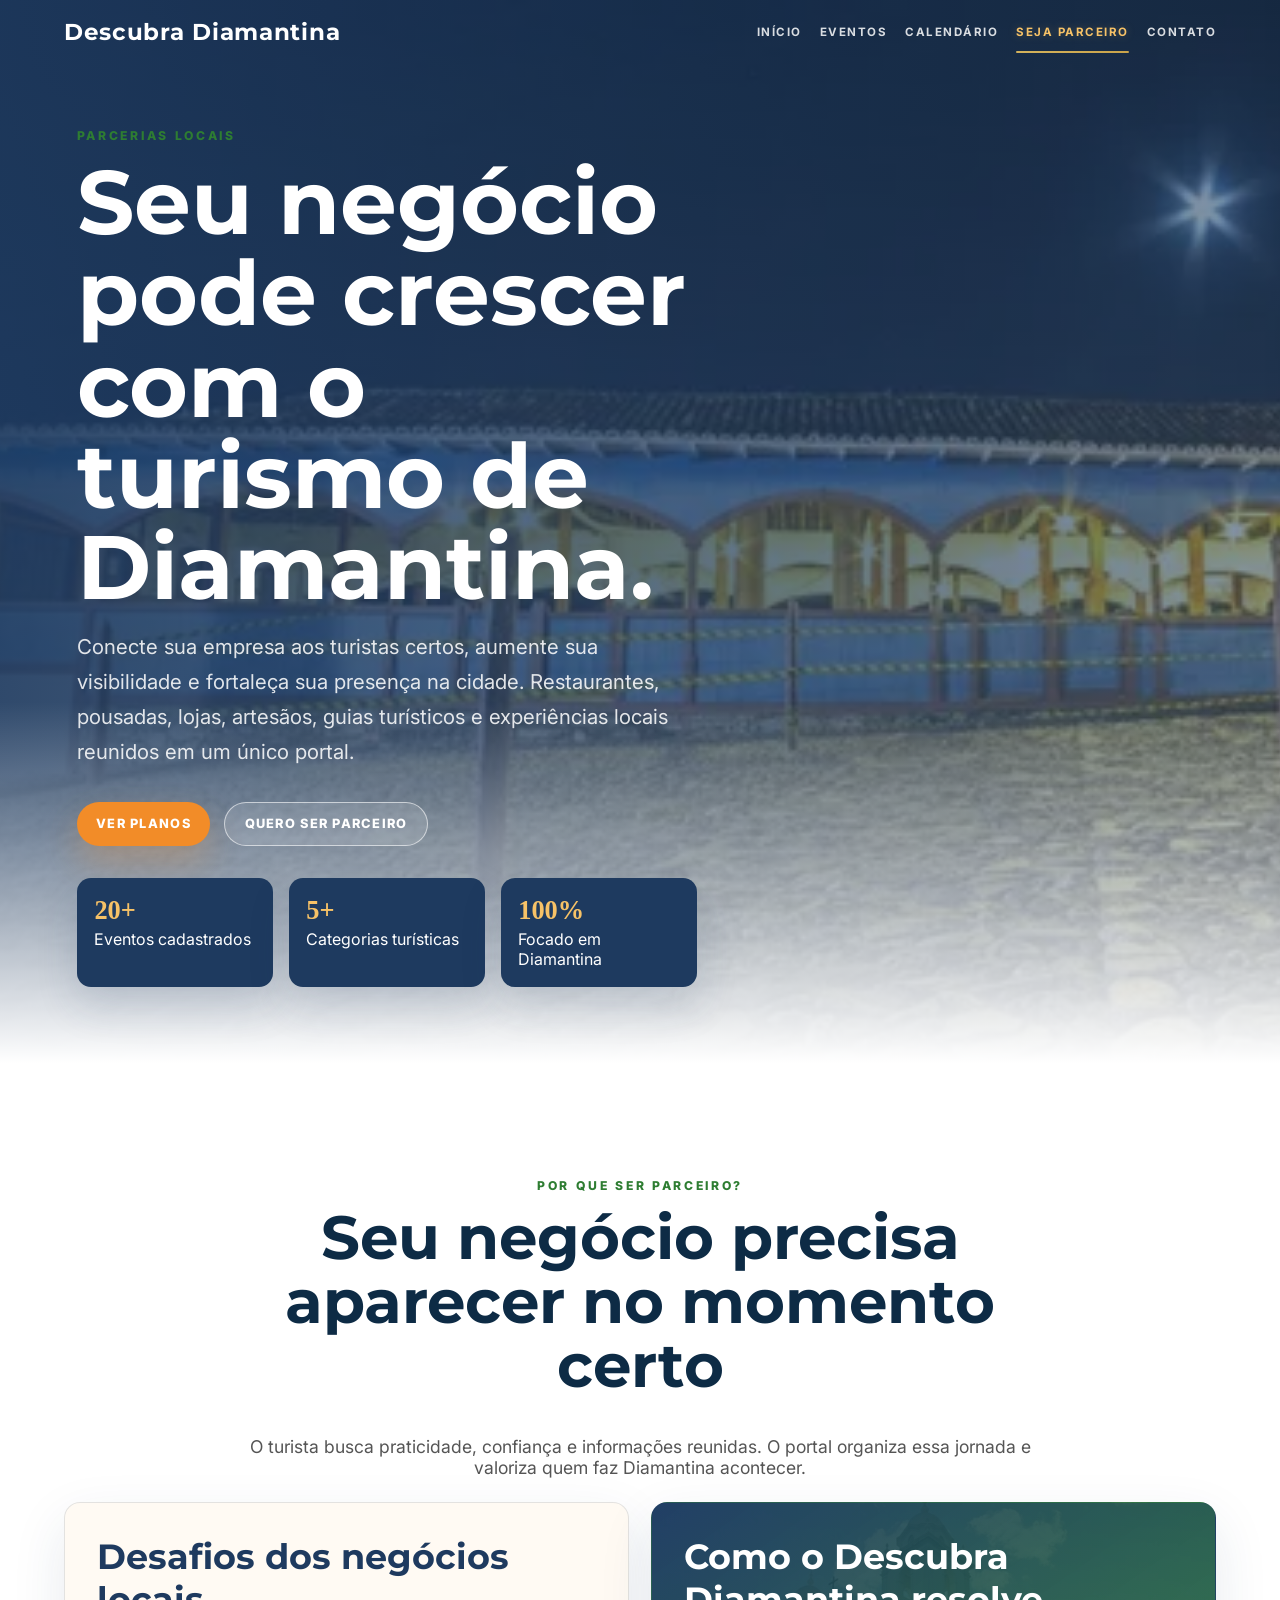
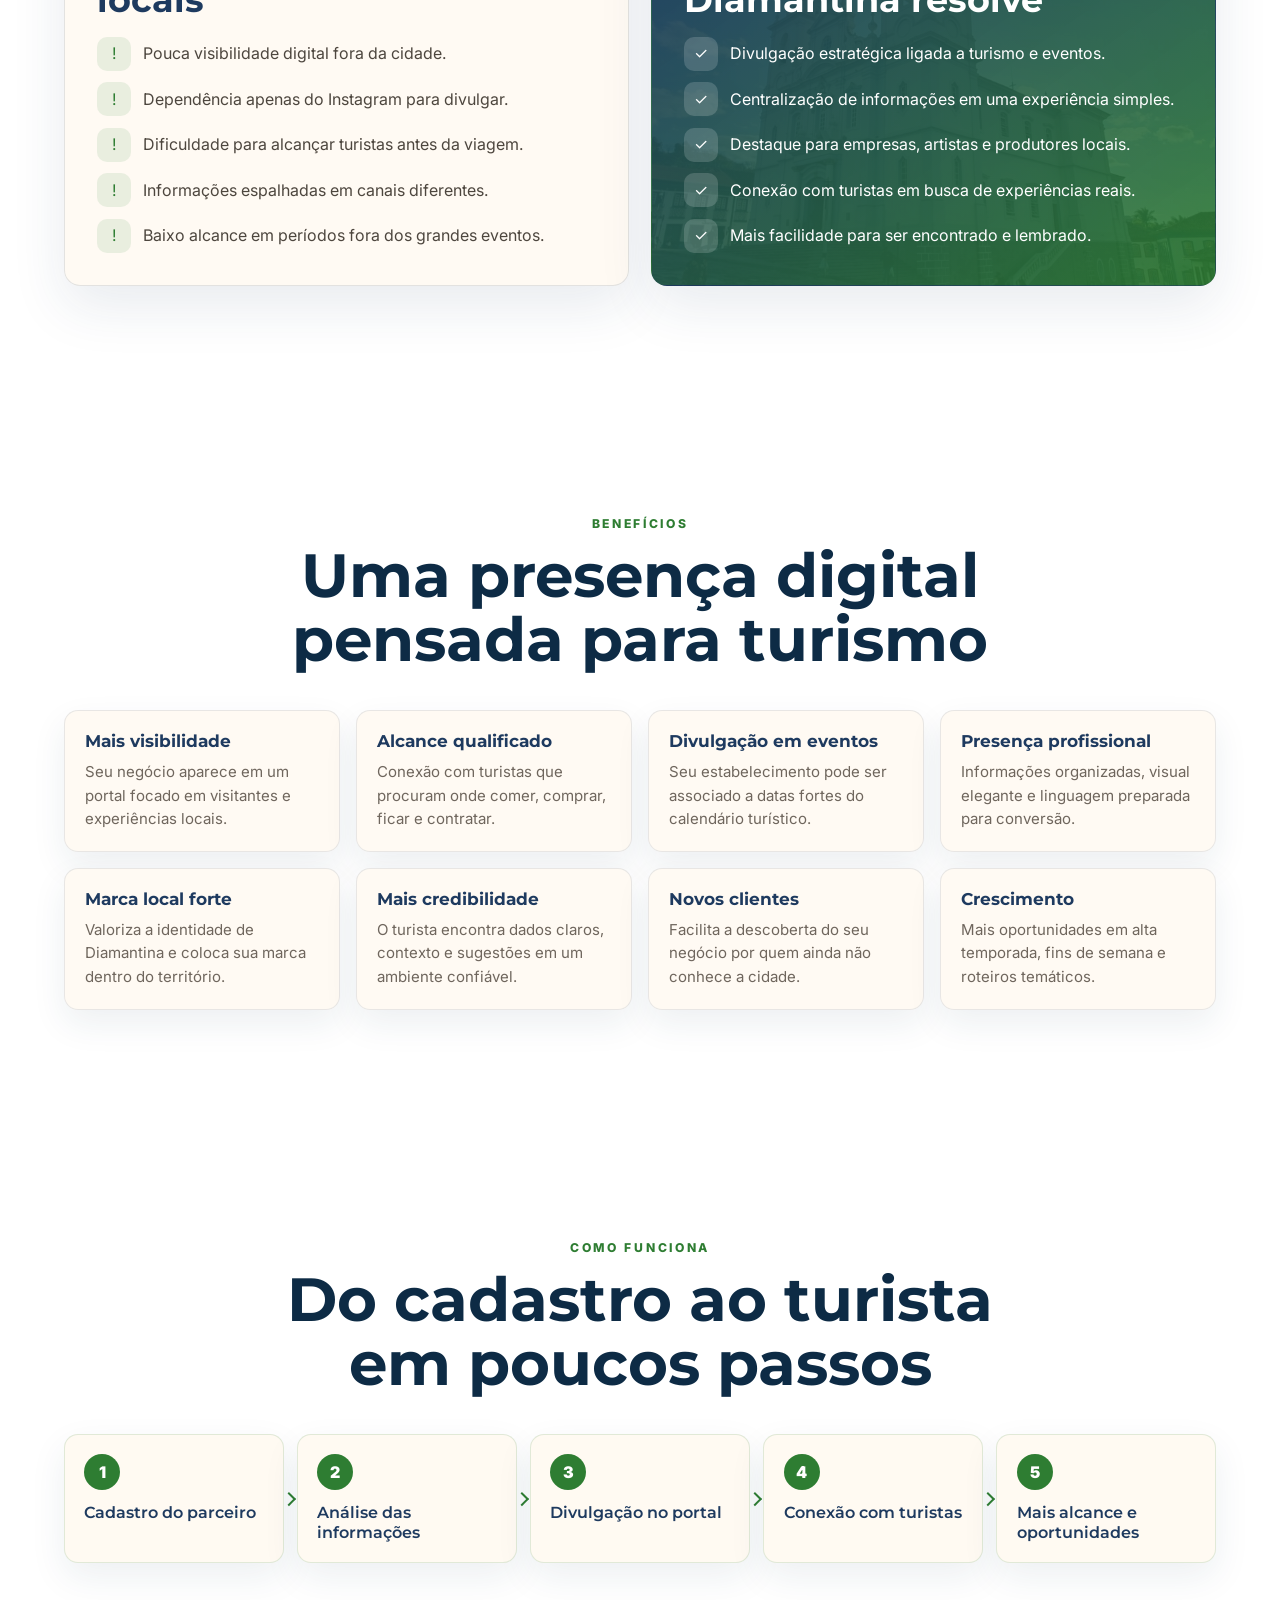
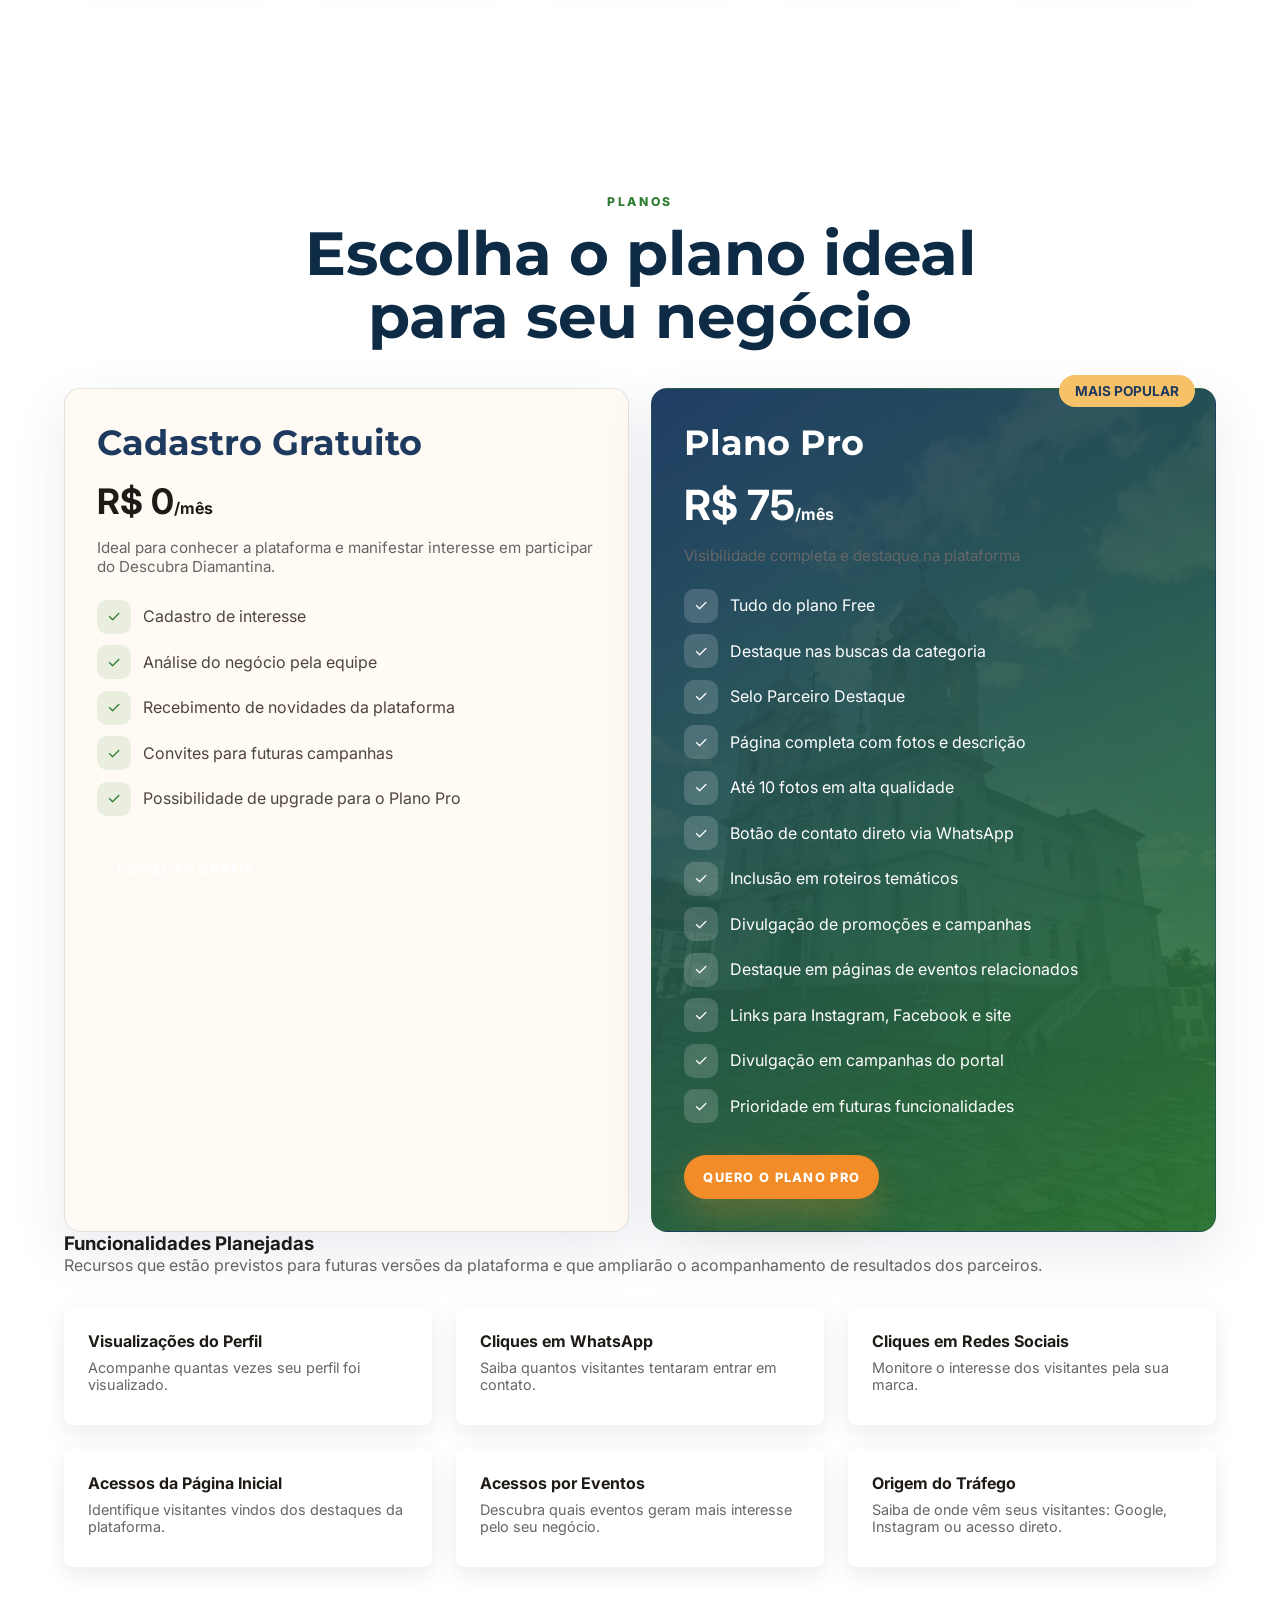
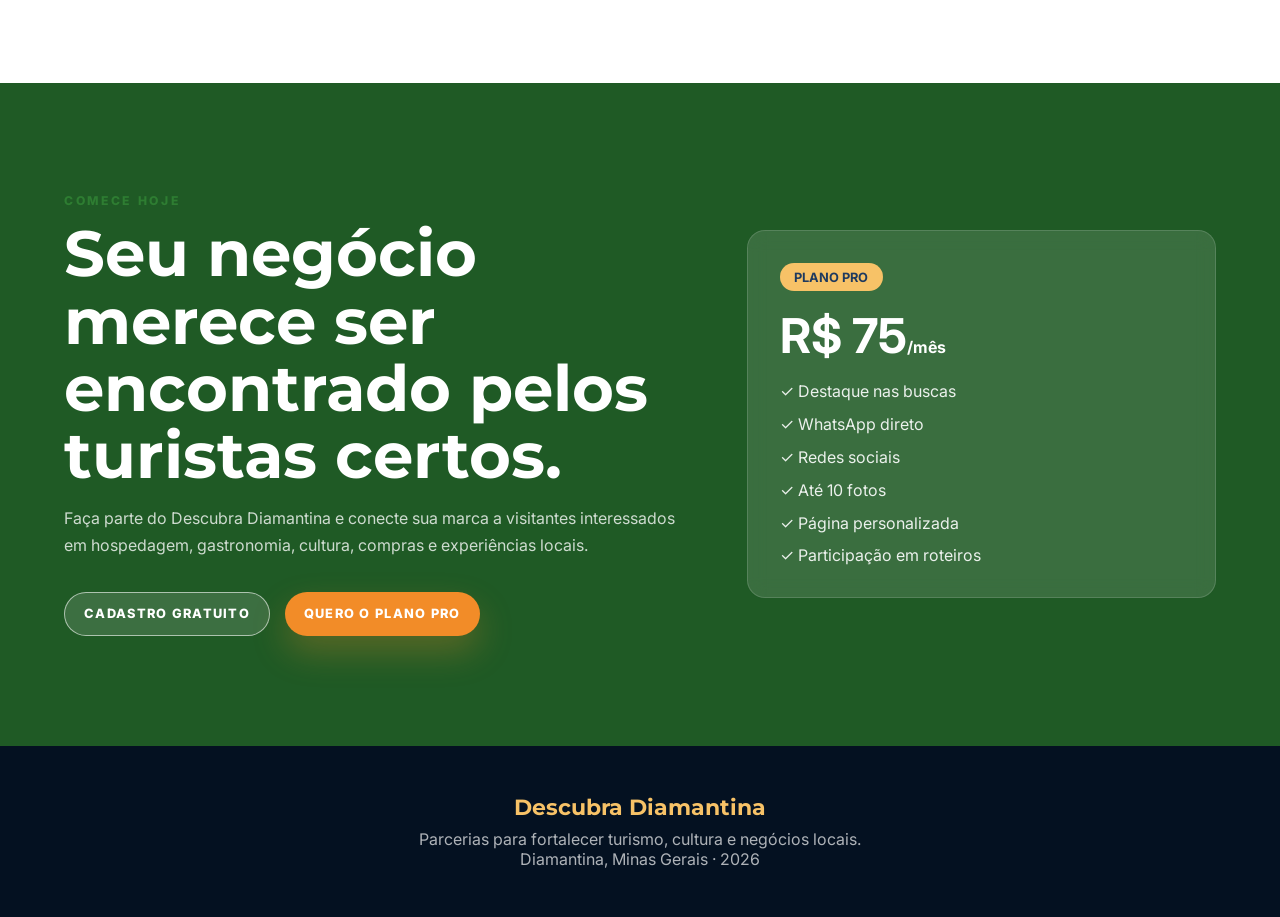
<file: seja-parceiro.html>
<!DOCTYPE html>
<html lang="pt-BR">

<head>
  <meta charset="UTF-8">
  <meta name="viewport" content="width=device-width, initial-scale=1.0">
  <title>Seja Parceiro | Descubra Diamantina</title>
  <meta name="description"
    content="Seja parceiro do Descubra Diamantina e conecte seu negócio aos turistas que visitam a cidade.">
  <link rel="preconnect" href="https://fonts.googleapis.com">
  <link rel="preconnect" href="https://fonts.gstatic.com" crossorigin>
  <link
    href="https://fonts.googleapis.com/css2?family=Inter:wght@400;500;600;700&family=Montserrat:wght@500;600;700&display=swap"
    rel="stylesheet">
  <link rel="stylesheet" href="styles.css">

</head>

<body class="partner-page" data-page="parceiro">
  <header class="site-header" data-header>
    <a class="logo" href="index.html">Descubra Diamantina</a>
    <nav class="nav-links" aria-label="Navegação principal">
      <a href="index.html">Início</a>
      <a href="eventos.html">Eventos</a>
      <a href="eventos.html#calendario">Calendário</a>
      <a class="active" href="seja-parceiro.html">Seja Parceiro</a>
      <a href="#contato">Contato</a>
    </nav>
    <button class="hamburger" type="button" data-open-menu aria-label="Abrir menu"><span></span></button>
  </header>

  <div class="mobile-menu" data-mobile-menu>
    <button class="close-menu" type="button" data-close-menu aria-label="Fechar menu">x</button>
    <nav aria-label="Menu móvel">
      <a href="index.html">Início</a>
      <a href="eventos.html">Eventos</a>
      <a href="eventos.html#calendario">Calendário</a>
      <a href="index.html#sobre">Sobre</a>
      <a href="#contato">Contato</a>
    </nav>
  </div>

  <main>

    <section class="partner-hero">
      <div class="fade-in">
        <span class="eyebrow">Parcerias locais</span>
        <h1>Seu negócio pode crescer com o turismo de Diamantina.</h1>

        <p>
          Conecte sua empresa aos turistas certos, aumente sua visibilidade e fortaleça sua presença na cidade.
          Restaurantes, pousadas, lojas, artesãos, guias turísticos e experiências locais reunidos em um único portal.
        </p>

        <div class="hero-actions">
          <a class="btn btn-primary" href="#planos">Ver planos</a>
          <a class="btn btn-secondary" href="#contato">Quero ser parceiro</a>
        </div>

        <div class="stats-strip" style="margin-top:2rem;">
          <div class="stat-chip"><strong>20+</strong> Eventos cadastrados</div>
          <div class="stat-chip"><strong>5+</strong> Categorias turísticas</div>
          <div class="stat-chip"><strong>100%</strong> Focado em Diamantina</div>
        </div>
      </div>
    </section>

    <section class="partner-section">
      <div class="section-header fade-in">
        <span class="section-tag">Por que ser parceiro?</span>
        <h2 class="section-title">Seu negócio precisa aparecer no momento certo</h2>
      </div>

      <p style="text-align: center; max-width: 800px; margin: 1.5rem auto; font-size: 1.1rem; color: #555;">
        O turista busca praticidade, confiança e informações reunidas. O portal organiza essa jornada e valoriza quem
        faz Diamantina acontecer.
      </p>

      <div class="partner-grid">

        <article class="partner-panel fade-in">
          <h3> Desafios dos negócios locais</h3>

          <ul class="partner-list">
            <li><span class="mini-icon">!</span>Pouca visibilidade digital fora da cidade.</li>
            <li><span class="mini-icon">!</span>Dependência apenas do Instagram para divulgar.</li>
            <li><span class="mini-icon">!</span>Dificuldade para alcançar turistas antes da viagem.</li>
            <li><span class="mini-icon">!</span>Informações espalhadas em canais diferentes.</li>
            <li><span class="mini-icon">!</span>Baixo alcance em períodos fora dos grandes eventos.</li>
          </ul>
        </article>

        <article class="partner-panel solution-panel fade-in">
          <h3> Como o Descubra Diamantina resolve</h3>

          <ul class="partner-list">
            <li><span class="mini-icon">✓</span>Divulgação estratégica ligada a turismo e eventos.</li>
            <li><span class="mini-icon">✓</span>Centralização de informações em uma experiência simples.</li>
            <li><span class="mini-icon">✓</span>Destaque para empresas, artistas e produtores locais.</li>
            <li><span class="mini-icon">✓</span>Conexão com turistas em busca de experiências reais.</li>
            <li><span class="mini-icon">✓</span>Mais facilidade para ser encontrado e lembrado.</li>
          </ul>
        </article>

      </div>
    </section>

    <section class="partner-section" id="beneficios">

      <div class="section-header fade-in">
        <span class="section-tag">Benefícios</span>
        <h2 class="section-title">Uma presença digital pensada para turismo</h2>
      </div>

      <div class="partner-card-grid">

        <article class="partner-card">
          <h3> Mais visibilidade</h3>
          <p>Seu negócio aparece em um portal focado em visitantes e experiências locais.</p>
        </article>

        <article class="partner-card">
          <h3> Alcance qualificado</h3>
          <p>Conexão com turistas que procuram onde comer, comprar, ficar e contratar.</p>
        </article>

        <article class="partner-card">
          <h3> Divulgação em eventos</h3>
          <p>Seu estabelecimento pode ser associado a datas fortes do calendário turístico.</p>
        </article>

        <article class="partner-card">
          <h3> Presença profissional</h3>
          <p>Informações organizadas, visual elegante e linguagem preparada para conversão.</p>
        </article>

        <article class="partner-card">
          <h3> Marca local forte</h3>
          <p>Valoriza a identidade de Diamantina e coloca sua marca dentro do território.</p>
        </article>

        <article class="partner-card">
          <h3> Mais credibilidade</h3>
          <p>O turista encontra dados claros, contexto e sugestões em um ambiente confiável.</p>
        </article>

        <article class="partner-card">
          <h3> Novos clientes</h3>
          <p>Facilita a descoberta do seu negócio por quem ainda não conhece a cidade.</p>
        </article>

        <article class="partner-card">
          <h3> Crescimento</h3>
          <p>Mais oportunidades em alta temporada, fins de semana e roteiros temáticos.</p>
        </article>

      </div>

    </section>

    <section class="partner-section">

      <div class="section-header fade-in">
        <span class="section-tag">Como funciona</span>
        <h2 class="section-title">Do cadastro ao turista em poucos passos</h2>
      </div>

      <div class="steps fade-in">
        <article class="step-card">
          <span class="step-number">1</span>
          <h3>Cadastro do parceiro</h3>
        </article>

        <article class="step-card">
          <span class="step-number">2</span>
          <h3>Análise das informações</h3>
        </article>

        <article class="step-card">
          <span class="step-number">3</span>
          <h3>Divulgação no portal</h3>
        </article>

        <article class="step-card">
          <span class="step-number">4</span>
          <h3>Conexão com turistas</h3>
        </article>

        <article class="step-card">
          <span class="step-number">5</span>
          <h3>Mais alcance e oportunidades</h3>
        </article>
      </div>

    </section>

    <section class="partner-section" id="planos">

      <div class="section-header fade-in">
        <span class="section-tag">Planos</span>
        <h2 class="section-title">Escolha o plano ideal para seu negócio</h2>
      </div>

      <div class="partner-grid">

        <article class="partner-panel fade-in">

          <h3>Cadastro Gratuito</h3>

          <div style="font-size:2.2rem;font-weight:700;margin:1rem 0;">
            R$ 0<span style="font-size:1rem;">/mês</span>
          </div>

          <p style="font-size: 0.95rem; color: #666; margin-bottom: 1.5rem;">
            Ideal para conhecer a plataforma e manifestar interesse em participar do Descubra Diamantina.
          </p>

          <ul class="partner-list">
            <li><span class="mini-icon">✓</span>Cadastro de interesse</li>
            <li><span class="mini-icon">✓</span>Análise do negócio pela equipe</li>
            <li><span class="mini-icon">✓</span>Recebimento de novidades da plataforma</li>
            <li><span class="mini-icon">✓</span>Convites para futuras campanhas</li>
            <li><span class="mini-icon">✓</span>Possibilidade de upgrade para o Plano Pro</li>
          </ul>

          <div style="margin-top:2rem;">
            <a class="btn btn-secondary" href="#contato">Começar grátis</a>
          </div>

        </article>

        <article class="partner-panel solution-panel fade-in" style="position:relative;">

          <span style="
          position:absolute;
          top:-14px;
          right:20px;
          background:#F7C267;
          color:#1E3A5F;
          padding:8px 16px;
          border-radius:999px;
          font-size:.85rem;
          font-weight:700;
        ">
            MAIS POPULAR
          </span>

          <h3>Plano Pro</h3>

          <div style="font-size:2.6rem;font-weight:700;margin:1rem 0;">
            R$ 75<span style="font-size:1rem;">/mês</span>
          </div>

          <p style="font-size: 0.95rem; color: #666; margin-bottom: 1.5rem;">
            Visibilidade completa e destaque na plataforma
          </p>

          <ul class="partner-list">
            <li><span class="mini-icon">✓</span>Tudo do plano Free</li>
            <li><span class="mini-icon">✓</span> Destaque nas buscas da categoria</li>
            <li><span class="mini-icon">✓</span> Selo Parceiro Destaque</li>
            <li><span class="mini-icon">✓</span> Página completa com fotos e descrição</li>
            <li><span class="mini-icon">✓</span>Até 10 fotos em alta qualidade</li>
            <li><span class="mini-icon">✓</span> Botão de contato direto via WhatsApp</li>
            <li><span class="mini-icon">✓</span> Inclusão em roteiros temáticos</li>
            <li><span class="mini-icon">✓</span> Divulgação de promoções e campanhas</li>
            <li><span class="mini-icon">✓</span> Destaque em páginas de eventos relacionados</li>
            <li><span class="mini-icon">✓</span> Links para Instagram, Facebook e site</li>
            <li><span class="mini-icon">✓</span> Divulgação em campanhas do portal</li>
            <li><span class="mini-icon">✓</span> Prioridade em futuras funcionalidades</li>
          </ul>

          <div style="margin-top:2rem;">
            <a class="btn btn-primary" href="#contato">Quero o Plano Pro</a>
          </div>

        </article>

      </div>

      <h3 style="margin-top: 0;">Funcionalidades Planejadas</h3>

      <p style="color: #666; margin-bottom: 1.5rem;">
        Recursos que estão previstos para futuras versões da plataforma e que ampliarão o acompanhamento de resultados
        dos parceiros.
      </p>

      <div class="planned-features">
        <div style="background: white; padding: 1.5rem; border-radius: 8px;">
          <strong> Visualizações do Perfil</strong>
          <p style="font-size: 0.9rem; color: #666; margin: 0.5rem 0;">
            Acompanhe quantas vezes seu perfil foi visualizado.
          </p>
        </div>

        <div style="background: white; padding: 1.5rem; border-radius: 8px;">
          <strong> Cliques em WhatsApp</strong>
          <p style="font-size: 0.9rem; color: #666; margin: 0.5rem 0;">
            Saiba quantos visitantes tentaram entrar em contato.
          </p>
        </div>

        <div style="background: white; padding: 1.5rem; border-radius: 8px;">
          <strong> Cliques em Redes Sociais</strong>
          <p style="font-size: 0.9rem; color: #666; margin: 0.5rem 0;">
            Monitore o interesse dos visitantes pela sua marca.
          </p>
        </div>

        <div style="background: white; padding: 1.5rem; border-radius: 8px;">
          <strong> Acessos da Página Inicial</strong>
          <p style="font-size: 0.9rem; color: #666; margin: 0.5rem 0;">
            Identifique visitantes vindos dos destaques da plataforma.
          </p>
        </div>

        <div style="background: white; padding: 1.5rem; border-radius: 8px;">
          <strong> Acessos por Eventos</strong>
          <p style="font-size: 0.9rem; color: #666; margin: 0.5rem 0;">
            Descubra quais eventos geram mais interesse pelo seu negócio.
          </p>
        </div>

        <div style="background: white; padding: 1.5rem; border-radius: 8px;">
          <strong> Origem do Tráfego</strong>
          <p style="font-size: 0.9rem; color: #666; margin: 0.5rem 0;">
            Saiba de onde vêm seus visitantes: Google, Instagram ou acesso direto.
          </p>
        </div>
      </div>

      </div>
    </section>

    <section class="partner-cta" id="contato">
      <div class="partner-cta-inner">

        <div class="fade-in">

          <span class="eyebrow">Comece hoje</span>

          <h2>Seu negócio merece ser encontrado pelos turistas certos.</h2>

          <p>
            Faça parte do Descubra Diamantina e conecte sua marca a visitantes
            interessados em hospedagem, gastronomia, cultura, compras e experiências locais.
          </p>

          <div class="hero-actions">
            <a class="btn btn-secondary" href="#">
              Cadastro Gratuito
            </a>

            <a class="btn btn-primary" href="mailto:waldsonfernandes043@gmail.com?subject=Plano%20Pro">
              Quero o Plano Pro
            </a>
          </div>

        </div>

        <div class="cta-plan-card">

          <span class="plan-badge">PLANO PRO</span>

          <h3>R$ 75<span>/mês</span></h3>

          <ul>
            <li>✓ Destaque nas buscas</li>
            <li>✓ WhatsApp direto</li>
            <li>✓ Redes sociais</li>
            <li>✓ Até 10 fotos</li>
            <li>✓ Página personalizada</li>
            <li>✓ Participação em roteiros</li>
          </ul>

        </div>

      </div>
    </section>

  </main>

  <footer class="site-footer">
    <strong>Descubra Diamantina</strong>
    <p>Parcerias para fortalecer turismo, cultura e negócios locais.</p>
    <p>Diamantina, Minas Gerais · 2026</p>
  </footer>

  <script src="eventos-app.js"></script>
</body>

</html>
</file>
<file: styles.css>
:root {
  /* Paleta Turista */
  --azul: #0D2B45;
  --azul-2: #1B4158;
  --dourado: #C9A34A;
  --dourado-2: #D4B35C;
  --bege: #E7DCC4;
  --bege-2: #D5CAB0;
  --terracota: #B65A3C;
  --verde: #6F754E;
  --branco: #FFFFFF;
  --texto: #1e1a16;
  --muted: #6f665d;
  --line: rgba(13, 43, 69, .12);
  --shadow: 0 24px 70px rgba(13, 43, 69, .14);
}

*,
*::before,
*::after {
  box-sizing: border-box;
  margin: 0;
  padding: 0;
}

html {
  scroll-behavior: smooth;
}

body {
  min-height: 100vh;
  font-family: 'Inter', Arial, sans-serif;
  background: var(--bege);
  color: var(--texto);
  overflow-x: hidden;
}

body.modal-open,
body.menu-open {
  overflow: hidden;
}

img {
  display: block;
  max-width: 100%;
}

a {
  color: inherit;
  text-decoration: none;
}

button,
input,
select {
  font: inherit;
}

button {
  border: 0;
  background: none;
  cursor: pointer;
}

.site-header {
  position: fixed;
  inset: 0 0 auto;
  z-index: 50;
  display: flex;
  align-items: center;
  justify-content: space-between;
  gap: 2rem;
  padding: 18px clamp(18px, 5vw, 72px);
  color: #fff;
  transition: background .25s ease, padding .25s ease, box-shadow .25s ease;
}

.site-header.scrolled,
.site-header.solid {
  background: rgba(7, 26, 47, .96);
  box-shadow: 0 16px 42px rgba(0, 0, 0, .22);
  padding-block: 12px;
  backdrop-filter: blur(16px);
}

.logo {
  font-family: 'Montserrat', Arial, sans-serif;
  font-size: clamp(1.15rem, 2vw, 1.45rem);
  font-weight: 700;
  letter-spacing: .03em;
}

.nav-links {
  display: none;
  align-items: center;
  gap: clamp(.7rem, 1.4vw, 1.45rem);
  position: relative;
  z-index: 1;
}

.nav-links a {
  position: relative;
  font-size: .72rem;
  font-weight: 700;
  letter-spacing: .13em;
  text-transform: uppercase;
  color: rgba(255, 255, 255, .84);
  padding: 0.4rem 0;
  transition: color .25s ease;
}

.nav-links a::after {
  content: '';
  position: absolute;
  left: 0;
  bottom: -8px;
  width: 0;
  height: 2px;
  background: linear-gradient(90deg, var(--dourado-2), var(--dourado));
  transition: width .3s cubic-bezier(0.34, 1.56, 0.64, 1);
  border-radius: 999px;
}

.nav-links a:hover,
.nav-links a.active {
  color: var(--dourado-2);
  text-shadow: 0 0 10px rgba(215, 184, 106, .3);
}

.nav-links a:hover::after,
.nav-links a.active::after {
  width: 100%;
}

.hamburger {
  display: inline-flex;
  width: 42px;
  height: 42px;
  border: 1px solid rgba(255, 255, 255, .3);
  border-radius: 999px;
  align-items: center;
  justify-content: center;
}

.hamburger span,
.hamburger span::before,
.hamburger span::after {
  display: block;
  width: 5px;
  height: 5px;
  background: #fff;
  border-radius: 50%;
  content: '';
}

.hamburger span {
  position: relative;
}

.hamburger span::before,
.hamburger span::after {
  position: absolute;
  left: 0;
  top: 0;
}

.hamburger span::before {
  transform: translateY(-8px);
}

.hamburger span::after {
  transform: translateY(8px);
}

.mobile-menu {
  position: fixed;
  inset: 0;
  z-index: 80;
  display: flex;
  flex-direction: column;
  align-items: center;
  justify-content: center;
  padding: 2rem;
  background:
    linear-gradient(135deg, rgba(7, 26, 47, .96) 0%, rgba(7, 26, 47, .88) 50%, rgba(104, 31, 43, .92) 100%),
    url('./imagens/Diamantina1.png') center/cover;
  opacity: 0;
  pointer-events: none;
  transform: translateY(-100%);
  transition: opacity .3s ease, transform .3s ease;
  overflow: hidden;
}

.mobile-menu::before {
  content: '';
  position: absolute;
  inset: 0;
  background: radial-gradient(circle at 20% 50%, rgba(184, 149, 72, .08) 0%, transparent 50%);
  pointer-events: none;
}

.mobile-menu.open {
  opacity: 1;
  pointer-events: auto;
  transform: translateY(0);
}

.mobile-menu nav {
  display: grid;
  gap: 1.4rem;
  text-align: center;
  position: relative;
  z-index: 1;
  width: 100%;
  max-width: 400px;
}

.mobile-menu a {
  font-family: 'Montserrat', Arial, sans-serif;
  font-size: clamp(1.5rem, 6vw, 2.4rem);
  font-weight: 600;
  color: #fff;
  padding: 0.8rem 1rem;
  transition: color .25s ease, text-shadow .25s ease;
  letter-spacing: .02em;
}

.mobile-menu a:hover,
.mobile-menu a.active {
  color: var(--dourado-2);
  text-shadow: 0 0 20px rgba(215, 184, 106, .4);
}

.close-menu {
  position: absolute;
  right: 24px;
  top: 24px;
  width: 48px;
  height: 48px;
  border-radius: 50%;
  background: rgba(255, 255, 255, .15);
  color: #fff;
  font-size: 2rem;
  z-index: 2;
  transition: background .25s ease, transform .25s ease;
}

.close-menu:hover {
  background: rgba(255, 255, 255, .25);
  transform: rotate(90deg);
}

.hero {
  position: relative;
  min-height: 92vh;
  display: grid;
  align-items: center;
  padding: 120px clamp(20px, 6vw, 86px) 80px;
  color: #fff;
  overflow: hidden;
}

.hero-media {
  position: absolute;
  inset: 0;
  z-index: -2;
  background: var(--azul);
}

.hero-media video,
.hero-media img {
  width: 100%;
  height: 100%;
  object-fit: cover;
}

.hero::before {
  content: '';
  position: absolute;
  inset: 0;
  z-index: -1;
  background:
    linear-gradient(90deg, rgba(7, 26, 47, .9), rgba(7, 26, 47, .48) 52%, rgba(7, 26, 47, .82)),
    linear-gradient(0deg, var(--azul), transparent 45%);
}

.hero-content {
  max-width: 760px;
}

.eyebrow,
.section-tag {
  display: block;
  color: var(--dourado-2);
  font-size: .76rem;
  font-weight: 800;
  letter-spacing: .22em;
  text-transform: uppercase;
  margin-bottom: .8rem;
}

.hero h1,
.page-hero h1,
.section-title {
  font-family: 'Montserrat', Arial, sans-serif;
  font-weight: 700;
  line-height: 1.04;
}

.hero h1 {
  max-width: 760px;
  font-size: clamp(3.3rem, 8vw, 7rem);
}

.hero p {
  max-width: 620px;
  margin-top: 1.2rem;
  color: rgba(255, 255, 255, .82);
  font-family: 'Inter', Arial, sans-serif;
  font-size: clamp(1.2rem, 2.2vw, 1.55rem);
  line-height: 1.55;
}

.hero-actions {
  display: flex;
  flex-wrap: wrap;
  gap: .9rem;
  margin-top: 2rem;
}

.btn {
  display: inline-flex;
  align-items: center;
  justify-content: center;
  gap: .55rem;
  min-height: 44px;
  padding: .75rem 1.2rem;
  border-radius: 999px;
  font-size: .8rem;
  font-weight: 800;
  letter-spacing: .1em;
  text-transform: uppercase;
  transition: transform .2s ease, background .2s ease, color .2s ease, border-color .2s ease;
}

.btn-primary {
  background: var(--dourado);
  color: #fff;
  box-shadow: 0 14px 34px rgba(184, 149, 72, .28);
}

.btn-secondary {
  border: 1px solid rgba(255, 255, 255, .42);
  color: #fff;
  background: rgba(255, 255, 255, .08);
}

.btn:hover {
  transform: translateY(-2px);
}

section {
  padding: clamp(70px, 9vw, 120px) clamp(20px, 5vw, 72px);
}

.section-header {
  max-width: 760px;
  margin: 0 auto 2.4rem;
  text-align: center;
}

.section-title {
  color: var(--azul);
  font-size: clamp(2.1rem, 4.8vw, 4rem);
}

.section-copy {
  margin: 1rem auto 0;
  color: var(--muted);
  line-height: 1.7;
  max-width: 660px;
}

.events-section {
  background: var(--branco);
}

.toolbar {
  max-width: 1180px;
  margin: 0 auto 2rem;
  padding: 1rem;
  display: grid;
  grid-template-columns: minmax(240px, 1.6fr) repeat(4, minmax(140px, .8fr));
  gap: .75rem;
  background: rgba(255, 250, 242, .8);
  border: 1px solid rgba(184, 149, 72, .22);
  border-radius: 8px;
  box-shadow: 0 18px 46px rgba(7, 26, 47, .08);
  backdrop-filter: blur(14px);
}

.accessibility-filter {
  max-width: 1180px;
  margin: 0 auto 1rem;
  padding: 1rem 1.1rem;
  border: 1px solid rgba(7, 26, 47, .1);
  border-radius: 8px;
  background: rgba(255, 250, 242, .76);
  box-shadow: 0 12px 32px rgba(7, 26, 47, .06);
}

.accessibility-filter-label {
  display: block;
  margin-bottom: .75rem;
  color: var(--azul);
  font-size: .78rem;
  font-weight: 800;
  letter-spacing: .14em;
  text-transform: uppercase;
}

.accessibility-options {
  display: flex;
  flex-wrap: wrap;
  gap: .75rem;
}

.accessibility-option {
  display: inline-flex;
  align-items: center;
  gap: .55rem;
  padding: .6rem .85rem;
  border-radius: 999px;
  border: 1px solid rgba(7, 26, 47, .12);
  background: #fff;
  color: var(--texto);
  font-size: .9rem;
  font-weight: 700;
  line-height: 1.2;
}

.accessibility-option input {
  width: 16px;
  height: 16px;
  accent-color: var(--verde);
}

.accessibility-note {
  max-width: 1180px;
  margin: 0 auto 1.5rem;
  padding: .95rem 1rem;
  border-left: 4px solid var(--dourado);
  border-radius: 8px;
  background: rgba(184, 149, 72, .1);
  color: var(--muted);
  line-height: 1.6;
}

.search-field,
.select-field {
  min-height: 48px;
  width: 100%;
  border: 1px solid rgba(7, 26, 47, .12);
  border-radius: 6px;
  background: #fff;
  color: var(--texto);
  outline: none;
}

.search-field {
  display: flex;
  align-items: center;
  gap: .7rem;
  padding: 0 .95rem;
}

.search-field svg {
  color: var(--dourado);
  flex: 0 0 auto;
}

.search-field input {
  width: 100%;
  border: 0;
  outline: 0;
  background: transparent;
  color: inherit;
}

.select-field {
  padding: 0 .8rem;
}

.results-meta {
  max-width: 1180px;
  margin: -1rem auto 1.5rem;
  color: var(--muted);
  font-size: .9rem;
}

.events-grid {
  max-width: 1180px;
  margin: 0 auto;
  display: grid;
  grid-template-columns: repeat(auto-fill, minmax(280px, 1fr));
  gap: 1.4rem;
}

.event-card {
  display: flex;
  flex-direction: column;
  min-height: 100%;
  overflow: hidden;
  border: 1px solid rgba(184, 149, 72, .18);
  border-radius: 8px;
  background: rgba(255, 250, 242, .82);
  box-shadow: 0 14px 40px rgba(7, 26, 47, .1);
  transition: transform .25s ease, box-shadow .25s ease;
}

.event-card:hover {
  transform: translateY(-7px);
  box-shadow: var(--shadow);
}

.card-img-wrap {
  position: relative;
  min-height: 235px;
  overflow: hidden;
  background: var(--azul);
}

.card-img-wrap img {
  width: 100%;
  height: 100%;
  min-height: 235px;
  object-fit: cover;
  transition: transform .45s ease;
}

.event-card:hover img {
  transform: scale(1.06);
}

.card-img-wrap::after {
  content: '';
  position: absolute;
  inset: 35% 0 0;
  background: linear-gradient(transparent, rgba(7, 26, 47, .86));
}

.badge-row {
  position: absolute;
  top: 14px;
  left: 14px;
  right: 14px;
  z-index: 1;
  display: flex;
  gap: .45rem;
  flex-wrap: wrap;
}

.badge {
  display: inline-flex;
  align-items: center;
  min-height: 26px;
  padding: .28rem .65rem;
  border-radius: 999px;
  background: rgba(7, 26, 47, .82);
  color: var(--dourado-2);
  border: 1px solid rgba(215, 184, 106, .5);
  font-size: .67rem;
  font-weight: 800;
  letter-spacing: .08em;
  text-transform: uppercase;
  backdrop-filter: blur(10px);
  line-height: 1.2;
}

.accessibility-tag {
  display: inline-flex;
  align-items: center;
  min-height: 26px;
  padding: .28rem .65rem;
  border-radius: 999px;
  border: 1px solid transparent;
  font-size: .67rem;
  font-weight: 900;
  letter-spacing: .08em;
  text-transform: uppercase;
  line-height: 1.2;
}

.accessibility-tag.accessible {
  color: #fff;
  background: var(--verde);
  border-color: rgba(47, 114, 92, .45);
}

.accessibility-tag.partial {
  color: #fff;
  background: var(--dourado);
  border-color: rgba(184, 149, 72, .45);
}

.accessibility-tag.limited {
  color: #fff;
  background: var(--terracota);
  border-color: rgba(182, 90, 60, .45);
}

.badge-date {
  max-width: 100%;
  text-align: right;
  white-space: normal;
}

.card-date-float {
  position: absolute;
  left: 16px;
  bottom: 16px;
  z-index: 1;
  color: #fff;
  font-weight: 800;
  letter-spacing: .08em;
  text-transform: uppercase;
  font-size: .76rem;
}

.card-body {
  display: flex;
  flex-direction: column;
  flex: 1;
  padding: 1.25rem;
}

.card-title {
  font-family: 'Montserrat', Arial, sans-serif;
  font-weight: 700;
  color: var(--azul);
  font-size: 1.42rem;
  line-height: 1.16;
}

.card-desc {
  color: var(--muted);
  line-height: 1.58;
  margin-top: .7rem;
  font-size: .94rem;
}

.card-meta {
  display: grid;
  gap: .4rem;
  margin: 1rem 0;
  color: var(--terracota);
  font-size: .86rem;
  font-weight: 700;
}

.card-actions {
  margin-top: auto;
  display: flex;
  justify-content: space-between;
  align-items: center;
  gap: 1rem;
  flex-wrap: wrap;
}

.btn-card {
  color: var(--azul);
  font-weight: 900;
  letter-spacing: .09em;
  text-transform: uppercase;
  font-size: .78rem;
}

.btn-card:hover {
  color: var(--terracota);
}

.calendar-section {
  background:
    linear-gradient(180deg, rgba(247, 241, 230, .9), rgba(239, 228, 209, .9)),
    url('./imagens/catedral.png') center/cover fixed;
}

.calendar-layout {
  max-width: 1180px;
  margin: 0 auto;
  display: grid;
  grid-template-columns: minmax(0, 1fr) 380px;
  gap: 1.4rem;
}

.calendar-wrap,
.calendar-preview {
  background: rgba(255, 250, 242, .94);
  border: 1px solid rgba(184, 149, 72, .24);
  border-radius: 8px;
  box-shadow: var(--shadow);
  overflow: hidden;
}

.cal-header {
  display: flex;
  align-items: center;
  justify-content: space-between;
  gap: 1rem;
  padding: 1.1rem 1.2rem;
  background: var(--azul);
  color: #fff;
}

.cal-month-year {
  font-family: 'Montserrat', Arial, sans-serif;
  font-size: 1.35rem;
  font-weight: 700;
}

.cal-nav {
  width: 40px;
  height: 40px;
  border-radius: 50%;
  color: #fff;
  background: rgba(255, 255, 255, .12);
  font-size: 1.6rem;
}

.cal-nav:hover {
  background: var(--dourado);
}

.cal-weekdays,
.cal-days {
  display: grid;
  grid-template-columns: repeat(7, minmax(0, 1fr));
}

.cal-weekday {
  padding: .75rem .25rem;
  text-align: center;
  color: var(--azul);
  background: var(--bege-2);
  font-size: .74rem;
  font-weight: 900;
  text-transform: uppercase;
  letter-spacing: .08em;
}

.cal-day {
  position: relative;
  min-height: 88px;
  padding: .5rem;
  border-right: 1px solid rgba(7, 26, 47, .08);
  border-bottom: 1px solid rgba(7, 26, 47, .08);
  background: rgba(255, 255, 255, .42);
  text-align: left;
  transition: background .18s ease;
}

.cal-day:not(.empty):hover {
  background: #fff;
}

.cal-day.empty {
  background: rgba(255, 255, 255, .18);
  cursor: default;
}

.cal-number {
  position: relative;
  z-index: 2;
  display: inline-flex;
  align-items: center;
  justify-content: center;
  width: 28px;
  height: 28px;
  border-radius: 50%;
  color: var(--azul);
  font-weight: 900;
}

.cal-day.today .cal-number {
  background: var(--terracota);
  color: #fff;
}

.cal-day.selected {
  outline: 3px solid var(--dourado);
  outline-offset: -3px;
}

.cal-thumbs {
  position: absolute;
  inset: 0;
  display: flex;
  align-items: flex-end;
  justify-content: flex-end;
  gap: 2px;
  padding: .45rem;
  pointer-events: none;
}

.cal-thumb {
  width: 28px;
  height: 28px;
  border-radius: 50%;
  object-fit: cover;
  border: 2px solid #fff;
  box-shadow: 0 6px 14px rgba(0, 0, 0, .18);
}

.cal-markers {
  position: absolute;
  left: .55rem;
  bottom: .55rem;
  display: flex;
  gap: 3px;
}

.marker {
  width: 7px;
  height: 7px;
  border-radius: 50%;
  background: var(--terracota);
}

.calendar-preview {
  padding: 1.25rem;
}

.calendar-preview h3 {
  font-family: 'Montserrat', Arial, sans-serif;
  font-weight: 700;
  color: var(--azul);
  font-size: 1.35rem;
  margin-bottom: .75rem;
}

.cal-event-item {
  display: grid;
  grid-template-columns: 54px 1fr;
  gap: .8rem;
  padding: .8rem 0;
  border-top: 1px solid rgba(7, 26, 47, .1);
}

.cal-event-item img {
  width: 54px;
  height: 54px;
  border-radius: 6px;
  object-fit: cover;
}

.cal-event-name {
  color: var(--azul);
  font-weight: 900;
}

.cal-event-info {
  color: var(--muted);
  font-size: .84rem;
  margin-top: .2rem;
  line-height: 1.4;
}

.empty-state,
.cal-no-event {
  display: block;
  color: var(--muted);
  line-height: 1.6;
  padding: 1rem 0;
}

.modal-overlay {
  position: fixed;
  inset: 0;
  z-index: 100;
  display: grid;
  place-items: center;
  padding: 24px;
  background: rgba(7, 26, 47, .82);
  backdrop-filter: blur(12px);
  opacity: 0;
  pointer-events: none;
  transition: opacity .25s ease;
}

.modal-overlay.open {
  opacity: 1;
  pointer-events: auto;
}

.modal {
  width: min(980px, 100%);
  max-height: 92vh;
  overflow: auto;
  background: var(--branco);
  border-radius: 10px;
  box-shadow: 0 34px 90px rgba(0, 0, 0, .38);
  transform: translateY(18px) scale(.98);
  transition: transform .25s ease;
}

.modal-overlay.open .modal {
  transform: translateY(0) scale(1);
}

.modal-hero {
  position: relative;
  min-height: 330px;
  background: var(--azul);
}

.modal-hero img {
  width: 100%;
  height: 330px;
  object-fit: cover;
}

.modal-hero::after {
  content: '';
  position: absolute;
  inset: 0;
  background: linear-gradient(0deg, rgba(7, 26, 47, .8), transparent 55%);
}

.modal-close {
  position: absolute;
  top: 16px;
  right: 16px;
  z-index: 2;
  width: 42px;
  height: 42px;
  border-radius: 50%;
  background: rgba(255, 250, 242, .92);
  color: var(--azul);
  font-size: 1.5rem;
}

.modal-heading {
  position: absolute;
  z-index: 1;
  left: clamp(20px, 5vw, 44px);
  right: clamp(20px, 5vw, 44px);
  bottom: 28px;
  color: #fff;
}

.modal-heading h2 {
  margin-top: .5rem;
  font-family: 'Montserrat', Arial, sans-serif;
  font-weight: 700;
  font-size: clamp(2rem, 5vw, 3.6rem);
  line-height: 1.05;
}

.modal-body {
  display: grid;
  grid-template-columns: minmax(0, 1.35fr) minmax(250px, .8fr);
  gap: 1.5rem;
  padding: clamp(22px, 4vw, 44px);
}

.modal-accessibility {
  display: grid;
  gap: .65rem;
  padding: 1rem;
  margin-bottom: 1rem;
  border: 1px solid rgba(7, 26, 47, .1);
  border-radius: 8px;
  background: rgba(255, 250, 242, .82);
}

.modal-accessibility p {
  color: var(--muted);
  line-height: 1.6;
}

.modal-desc {
  color: var(--texto);
  font-family: 'Inter', Arial, sans-serif;
  font-size: 1.25rem;
  line-height: 1.65;
}

.modal-box {
  border: 1px solid rgba(184, 149, 72, .22);
  border-radius: 8px;
  background: #fff;
  padding: 1rem;
  margin-top: 1rem;
}

.modal-box h3 {
  color: var(--azul);
  font-family: 'Montserrat', Arial, sans-serif;
  font-weight: 700;
  margin-bottom: .7rem;
}

.modal-box ul {
  list-style: none;
  display: grid;
  gap: .55rem;
}

.modal-box li {
  position: relative;
  padding-left: 1rem;
  color: var(--muted);
  line-height: 1.55;
}

.modal-box li::before {
  content: '';
  position: absolute;
  left: 0;
  top: .65em;
  width: 6px;
  height: 6px;
  border-radius: 50%;
  background: var(--dourado);
}

.modal-side {
  display: grid;
  align-content: start;
  gap: .8rem;
}

.info-pill {
  border-radius: 8px;
  padding: .9rem;
  background: var(--bege);
  border: 1px solid rgba(184, 149, 72, .2);
}

.info-pill strong {
  display: block;
  color: var(--terracota);
  font-size: .74rem;
  letter-spacing: .1em;
  text-transform: uppercase;
  margin-bottom: .25rem;
}

.page-hero {
  min-height: 56vh;
  padding: 130px clamp(20px, 6vw, 86px) 70px;
  display: grid;
  align-items: end;
  color: #fff;
  background:
    linear-gradient(90deg, rgba(7, 26, 47, .92), rgba(7, 26, 47, .52)),
    url('./imagens/Vesperata.png') center/cover;
}

.page-hero h1 {
  max-width: 860px;
  font-size: clamp(3rem, 7vw, 6.5rem);
}

.page-hero p {
  max-width: 680px;
  margin-top: 1rem;
  color: rgba(255, 255, 255, .82);
  line-height: 1.7;
}

.load-more-wrap {
  display: flex;
  justify-content: center;
  margin-top: 2rem;
}

.about-section {
  color: #fff;
  background: var(--azul);
}

.about-section .section-title {
  color: #fff;
}

.about-section .section-copy {
  color: rgba(255, 255, 255, .72);
}

.about-grid {
  max-width: 1120px;
  margin: 2.4rem auto 0;
  display: grid;
  grid-template-columns: 1fr 1fr;
  gap: 2rem;
  align-items: center;
}

.about-grid img {
  width: 100%;
  min-height: 420px;
  object-fit: cover;
  border-radius: 8px;
  border: 1px solid rgba(215, 184, 106, .48);
}

.about-text {
  display: grid;
  gap: 1rem;
  color: rgba(255, 255, 255, .78);
  line-height: 1.75;
}

.site-footer {
  padding: 3rem 5vw;
  text-align: center;
  color: rgba(255, 255, 255, .68);
  background: #041121;
}

.site-footer strong {
  display: block;
  margin-bottom: .6rem;
  color: var(--dourado-2);
  font-family: 'Montserrat', Arial, sans-serif;
  font-weight: 700;
  font-size: 1.35rem;
}

/* Seja Parceiro */
.partner-page {
  --partner-green: #2E7D32;
  --partner-green-dark: #1F5A25;
  --partner-blue: #1E3A5F;
  --partner-orange: #F28C28;
  --partner-gray: #6B686B;
  --partner-bg: #FFFFFF;
  background: var(--partner-bg);
}

.partner-page .site-header.scrolled,
.partner-page .site-header.solid {
  background: rgba(30, 58, 95, .96);
}

.partner-page .nav-links a:hover,
.partner-page .nav-links a.active,
.partner-page .site-footer strong {
  color: #F7C267;
}

.partner-page .eyebrow,
.partner-page .section-tag {
  color: var(--partner-green);
}

.partner-page .btn-primary {
  background: var(--partner-orange);
  box-shadow: 0 16px 34px rgba(242, 140, 40, .28);
}

.partner-page .btn-secondary {
  border-color: rgba(255, 255, 255, .58);
  background: rgba(255, 255, 255, .13);
}

.partner-hero {
  position: relative;
  min-height: 92vh;
  padding: 128px clamp(20px, 6vw, 86px) 76px;
  display: grid;
  grid-template-columns: minmax(0, 1.05fr) minmax(320px, .75fr);
  gap: clamp(2rem, 5vw, 5rem);
  align-items: center;
  color: #fff;
  overflow: hidden;
}

.partner-hero::before {
  content: '';
  position: absolute;
  inset: 0;
  z-index: -2;
  background:
    linear-gradient(90deg, rgba(30, 58, 95, .92), rgba(30, 58, 95, .54)),
    url('./imagens/Diamantina2.png') center/cover;
}

.partner-hero::after {
  content: '';
  position: absolute;
  inset: auto 0 0;
  z-index: -1;
  height: 34%;
  background: linear-gradient(transparent, var(--partner-bg));
}

.partner-hero h1 {
  max-width: 820px;
  font-family: 'Montserrat', Arial, sans-serif;
  font-weight: 700;
  font-size: clamp(3rem, 7vw, 6.4rem);
  line-height: 1.02;
}

.partner-hero p {
  max-width: 650px;
  margin-top: 1.1rem;
  color: rgba(255, 255, 255, .86);
  font-size: clamp(1.05rem, 2vw, 1.28rem);
  line-height: 1.7;
}

.floating-benefits {
  display: grid;
  gap: .9rem;
}

.float-card {
  display: grid;
  grid-template-columns: 42px 1fr;
  gap: .8rem;
  align-items: center;
  padding: 1rem;
  border: 1px solid rgba(255, 255, 255, .24);
  border-radius: 14px;
  background: rgba(255, 255, 255, .14);
  box-shadow: 0 22px 54px rgba(0, 0, 0, .18);
  backdrop-filter: blur(16px);
}

.float-card:nth-child(2),
.float-card:nth-child(4) {
  transform: translateX(24px);
}

.icon-bubble {
  width: 42px;
  height: 42px;
  display: grid;
  place-items: center;
  border-radius: 12px;
  color: #fff;
  background: var(--partner-green);
}

.float-card strong {
  display: block;
  color: #fff;
  font-weight: 800;
}

.float-card span {
  color: rgba(255, 255, 255, .74);
  font-size: .88rem;
}

.partner-section {
  padding: clamp(70px, 9vw, 118px) clamp(20px, 5vw, 72px);
}

.partner-grid {
  max-width: 1180px;
  margin: 0 auto;
  display: grid;
  grid-template-columns: repeat(2, minmax(0, 1fr));
  gap: 1.4rem;
}

.problem-solution {
  align-items: start;
}

.partner-panel {
  padding: clamp(1.2rem, 2.5vw, 2rem);
  border: 1px solid rgba(30, 58, 95, .12);
  border-radius: 16px;
  background: rgba(255, 250, 242, .88);
  box-shadow: 0 20px 54px rgba(30, 58, 95, .1);
}

.partner-panel h3 {
  margin-bottom: 1rem;
  color: var(--partner-blue);
  font-family: 'Montserrat', Arial, sans-serif;
  font-weight: 700;
  font-size: clamp(1.55rem, 3vw, 2.2rem);
}

.partner-list {
  display: grid;
  gap: .72rem;
  list-style: none;
}

.partner-list li {
  display: grid;
  grid-template-columns: 34px 1fr;
  gap: .75rem;
  align-items: center;
  color: #4d463e;
  line-height: 1.45;
}

.partner-list .mini-icon {
  width: 34px;
  height: 34px;
  display: grid;
  place-items: center;
  border-radius: 10px;
  color: var(--partner-green);
  background: rgba(46, 125, 50, .1);
}

.solution-panel {
  color: #fff;
  background:
    linear-gradient(145deg, rgba(30, 58, 95, .94), rgba(46, 125, 50, .88)),
    url('./imagens/catedral.png') center/cover;
}

.solution-panel h3,
.solution-panel li {
  color: #fff;
}

.solution-panel .partner-list .mini-icon {
  color: #fff;
  background: rgba(255, 255, 255, .16);
}

.partner-card-grid {
  max-width: 1180px;
  margin: 0 auto;
  display: grid;
  grid-template-columns: repeat(4, minmax(0, 1fr));
  gap: 1rem;
}

.partner-card {
  min-height: 100%;
  padding: 1.25rem;
  border: 1px solid rgba(30, 58, 95, .1);
  border-radius: 14px;
  background: rgba(255, 250, 242, .9);
  box-shadow: 0 14px 34px rgba(30, 58, 95, .08);
  transition: transform .22s ease, box-shadow .22s ease, border-color .22s ease;
}

.partner-card:hover {
  transform: translateY(-6px);
  border-color: rgba(46, 125, 50, .32);
  box-shadow: 0 24px 60px rgba(30, 58, 95, .14);
}

.partner-card .icon-bubble {
  margin-bottom: 1rem;
  background: rgba(46, 125, 50, .12);
  color: var(--partner-green);
}

.partner-card h3,
.partner-card h4 {
  color: var(--partner-blue);
  font-family: 'Montserrat', Arial, sans-serif;
  font-weight: 700;
  font-size: 1.05rem;
  line-height: 1.22;
  margin-bottom: .5rem;
}

.partner-card p {
  color: var(--muted);
  font-size: .94rem;
  line-height: 1.58;
}

.stats-strip {
  max-width: 980px;
  margin: 2rem auto 0;
  display: grid;
  grid-template-columns: repeat(3, 1fr);
  gap: 1rem;
}

.stat-chip {
  padding: 1.1rem;
  border-radius: 14px;
  color: #fff;
  background: var(--partner-blue);
  box-shadow: 0 18px 42px rgba(30, 58, 95, .16);
}

.stat-chip strong {
  display: block;
  color: #F7C267;
  font-family: 'Playfair Display', Georgia, serif;
  font-size: 1.65rem;
  margin-bottom: .2rem;
}

.steps {
  max-width: 1180px;
  margin: 0 auto;
  display: grid;
  grid-template-columns: repeat(5, 1fr);
  gap: .85rem;
}

.step-card {
  position: relative;
  padding: 1.2rem;
  border-radius: 14px;
  background: #fffaf2;
  border: 1px solid rgba(46, 125, 50, .14);
  box-shadow: 0 14px 36px rgba(30, 58, 95, .08);
}

.step-card:not(:last-child)::after {
  content: '';
  position: absolute;
  top: 50%;
  right: -.72rem;
  width: .62rem;
  height: .62rem;
  border-top: 2px solid var(--partner-green);
  border-right: 2px solid var(--partner-green);
  transform: translateY(-50%) rotate(45deg);
}

.step-number {
  width: 36px;
  height: 36px;
  display: grid;
  place-items: center;
  border-radius: 50%;
  margin-bottom: .8rem;
  color: #fff;
  background: var(--partner-green);
  font-weight: 900;
}

.step-card h3 {
  color: var(--partner-blue);
  font-family: 'Montserrat', Arial, sans-serif;
  font-weight: 600;
  font-size: 1rem;
  line-height: 1.25;
}

.impact-section {
  color: #fff;
  background:
    linear-gradient(120deg, rgba(30, 58, 95, .94), rgba(46, 125, 50, .86)),
    url('./imagens/Vesperata.png') center/cover;
}

.impact-quotes {
  max-width: 1040px;
  margin: 0 auto;
  display: grid;
  grid-template-columns: repeat(3, 1fr);
  gap: 1rem;
}

.quote-card {
  min-height: 210px;
  display: flex;
  align-items: end;
  padding: 1.3rem;
  border-radius: 16px;
  background: rgba(255, 255, 255, .12);
  border: 1px solid rgba(255, 255, 255, .18);
  backdrop-filter: blur(12px);
}

.quote-card p {
  font-family: 'Montserrat', Arial, sans-serif;
  font-weight: 600;
  font-size: clamp(1.45rem, 3vw, 2.2rem);
  line-height: 1.12;
}

.partner-cta {
  padding: clamp(70px, 9vw, 110px) clamp(20px, 5vw, 72px);
  color: #fff;
  background: var(--partner-green-dark);
}

.partner-cta-inner {
  max-width: 1180px;
  margin: 0 auto;
  display: grid;
  grid-template-columns: minmax(0, 1fr) minmax(280px, .72fr);
  gap: 2rem;
  align-items: center;
}

.partner-cta h2 {
  max-width: 700px;
  font-family: 'Montserrat', Arial, sans-serif;
  font-weight: 700;
  font-size: clamp(2.5rem, 5vw, 4.5rem);
  line-height: 1.05;
}

.partner-cta p {
  max-width: 620px;
  margin: 1rem 0 1.6rem;
  color: rgba(255, 255, 255, .78);
  line-height: 1.7;
}

.cta-image {
  min-height: 360px;
  border-radius: 18px;
  overflow: hidden;
  border: 1px solid rgba(255, 255, 255, .22);
  box-shadow: 0 28px 70px rgba(0, 0, 0, .22);
}

.cta-image img {
  width: 100%;
  height: 100%;
  min-height: 360px;
  object-fit: cover;
}

.fade-in {
  opacity: 0;
  transform: translateY(24px);
  transition: opacity .55s ease, transform .55s ease;
}

.fade-in.visible {
  opacity: 1;
  transform: translateY(0);
}

@media (min-width: 981px) {
  .nav-links {
    display: flex;
  }

  .hamburger {
    display: none;
  }
}

.toolbar {
  display: grid;
  gap: 1rem;
  grid-template-columns: 2fr 1.2fr 1.2fr 1fr 1.2fr;
  padding-bottom: 1rem;
}

.filter-legend {
  margin-bottom: 2rem;
  animation: fadeIn .6s ease-out;
}

.filter-legend-toggle {
  background: linear-gradient(to right, var(--dourado), var(--dourado-2));
  border: none;
  color: #fff;
  padding: .75rem 1.25rem;
  border-radius: 6px;
  cursor: pointer;
  font-size: .95rem;
  font-weight: 600;
  transition: all .3s ease;
}

.filter-legend-toggle:hover {
  transform: translateY(-2px);
  box-shadow: 0 6px 16px rgba(201, 163, 74, .2);
}

.filter-legend-toggle[aria-expanded="true"] {
  background: linear-gradient(to right, var(--terracota), #a04a2d);
}

.filter-legend-content {
  display: grid;
  gap: 1rem;
  margin-top: 1rem;
  padding: 1.5rem;
  background: rgba(199, 163, 74, .08);
  border-left: 4px solid var(--dourado);
  border-radius: 6px;
  animation: slideDown .3s ease-out;
}

.filter-legend-content[hidden] {
  display: none;
}

.legend-item {
  font-size: .95rem;
  line-height: 1.6;
  color: var(--texto);
}

.legend-item strong {
  color: var(--azul);
  display: inline-block;
  margin-right: .5rem;
}

@keyframes slideDown {
  from {
    opacity: 0;
    transform: translateY(-8px);
  }

  to {
    opacity: 1;
    transform: translateY(0);
  }
}

@media (max-width: 980px) {
  .hamburger {
    display: inline-flex;
  }

  .toolbar {
    grid-template-columns: 1fr 1fr;
  }

  .partner-hero,
  .partner-grid,
  .partner-cta-inner {
    grid-template-columns: 1fr;
  }

  .partner-card-grid {
    grid-template-columns: repeat(2, minmax(0, 1fr));
  }

  .steps {
    grid-template-columns: 1fr;
  }

  .step-card:not(:last-child)::after {
    display: none;
  }

  .impact-quotes,
  .stats-strip {
    grid-template-columns: 1fr;
  }

  .calendar-layout,
  .modal-body,
  .about-grid {
    grid-template-columns: 1fr;
  }

  .calendar-preview {
    order: -1;
  }
}

@media (max-width: 640px) {
  .hero {
    min-height: 86vh;
  }

  .hero-actions {
    flex-direction: column;
    align-items: stretch;
  }

  .toolbar {
    grid-template-columns: 1fr;
  }

  .partner-hero {
    min-height: auto;
    padding-top: 118px;
  }

  .partner-card-grid {
    grid-template-columns: 1fr;
  }

  .float-card:nth-child(2),
  .float-card:nth-child(4) {
    transform: none;
  }

  .events-grid {
    grid-template-columns: 1fr;
  }

  .cal-day {
    min-height: 58px;
    padding: .28rem;
  }

  .cal-number {
    width: 24px;
    height: 24px;
    font-size: .82rem;
  }

  .cal-thumb {
    display: none;
  }

  .modal-overlay {
    padding: 10px;
  }

  .modal-hero,
  .modal-hero img {
    min-height: 260px;
    height: 260px;
  }
}

.planned-features {
  display: grid;
  grid-template-columns: repeat(3, 1fr);
  gap: 1.5rem;
  margin-top: 2rem;
}

.planned-features>div {
  background: white;
  padding: 1.5rem;
  border-radius: 12px;
  box-shadow: 0 8px 24px rgba(0, 0, 0, .08);
}

@media (max-width: 900px) {
  .planned-features {
    grid-template-columns: repeat(2, 1fr);
  }
}

@media (max-width: 600px) {
  .planned-features {
    grid-template-columns: 1fr;
  }
}

.cta-plan-card {
  background: rgba(255, 255, 255, .12);
  border: 1px solid rgba(255, 255, 255, .15);
  border-radius: 18px;
  padding: 2rem;
  backdrop-filter: blur(10px);
}

.plan-badge {
  display: inline-block;
  padding: .4rem .9rem;
  border-radius: 999px;
  background: #F7C267;
  color: #1E3A5F;
  font-size: .8rem;
  font-weight: 700;
  margin-bottom: 1rem;
}

.cta-plan-card h3 {
  font-size: 3rem;
  margin-bottom: 1rem;
}

.cta-plan-card h3 span {
  font-size: 1rem;
}

.cta-plan-card ul {
  list-style: none;
  display: grid;
  gap: .8rem;
}

.cta-plan-card li {
  color: rgba(255, 255, 255, .9);
}

.partner-box {
  margin-top: 1.5rem;
  padding: 1.5rem;
  border-radius: 12px;
  background: #fff8e8;
  border: 2px solid #C9A34A;
}

.partner-badge {
  display: inline-block;
  margin-bottom: 1rem;
  background: #C9A34A;
  color: white;
  padding: .4rem .8rem;
  border-radius: 999px;
  font-size: .8rem;
  font-weight: 700;
}

.partner-box img {
  width: 100%;
  height: 220px;
  object-fit: cover;
  border-radius: 8px;
  margin-bottom: 1rem;
}

.partner-box h3 {
  color: #0D2B45;
  margin-bottom: .5rem;
}

.partner-info {
  margin: 1rem 0;
}

.partner-actions {
  display: flex;
  gap: 10px;
  flex-wrap: wrap;
}

.partner-actions a {
  background: #0D2B45;
  color: white;
  padding: .7rem 1rem;
  border-radius: 6px;
  text-decoration: none;
  font-weight: 600;
}

.partner-actions a:hover {
  opacity: .9;
}
</file>
